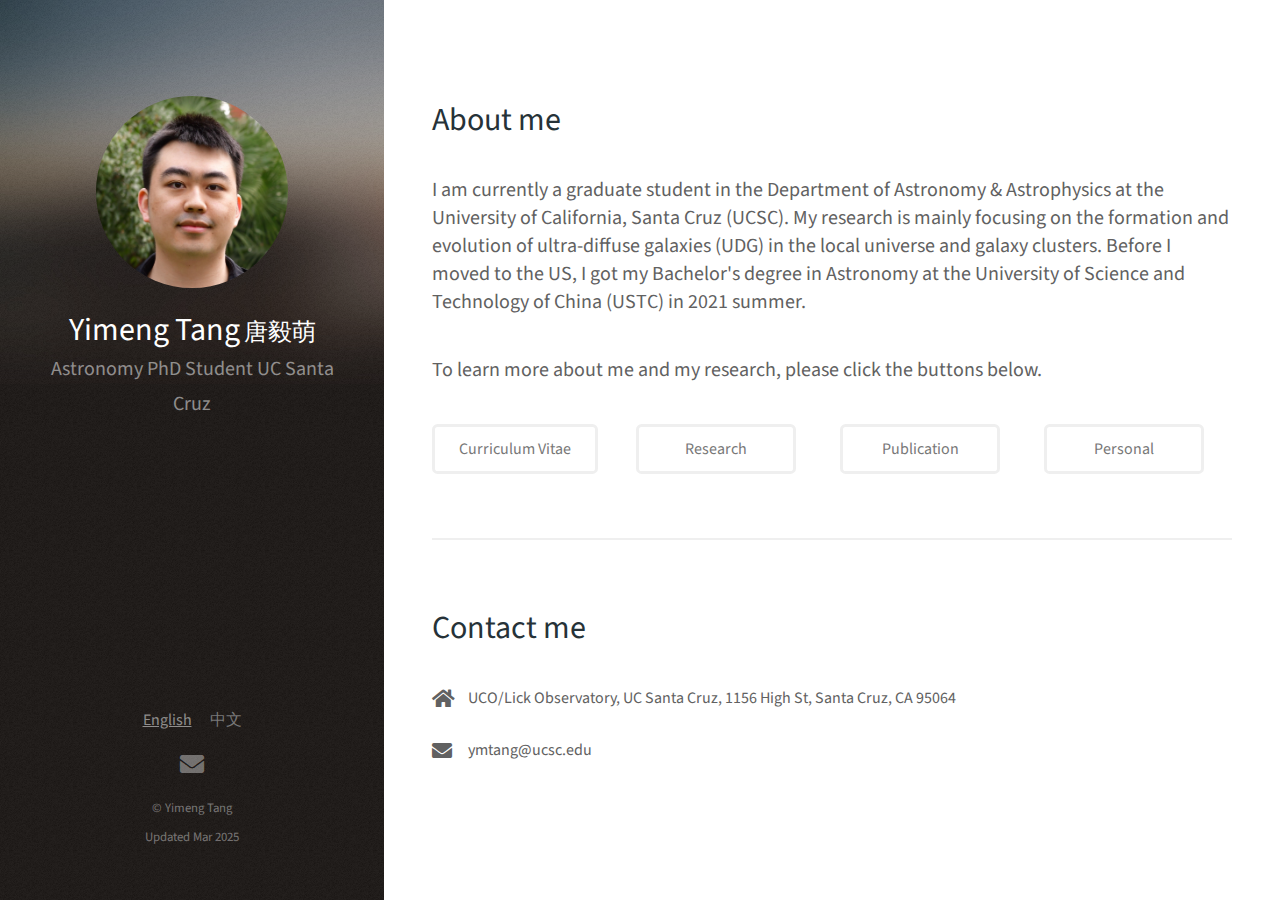
<file: index.html>
<!DOCTYPE HTML>
<!--
	Strata by HTML5 UP
	html5up.net | @ajlkn
	Free for personal and commercial use under the CCA 3.0 license (html5up.net/license)
-->
<html>
	<head>
		<title>Yimeng Tang</title>
		<meta charset="utf-8" />
		<meta name="viewport" content="width=device-width, initial-scale=1, user-scalable=no" />
		<link rel="stylesheet" href="assets/css/main.css" />
	</head>
	<body class="is-preload">

		<!-- Header -->
			<header id="header">
				<div class="inner">
					<a class="image avatar"><img src="images/avatar1.jpg" alt="" /></a>
					<h1><font size="6"><strong>Yimeng Tang</strong></font><br />
						<font size="5"><strong>唐毅萌</strong></font><br />
						Astronomy PhD Student<br />
						UC Santa Cruz</h1>
				</div>
			</header>

		<!-- Main -->
			<div id="main">

				<!-- One -->
					<section id="one">
						<header class="major">
							<h2><font color="#263238">About me</font></h2>
						</header>
						<p>
						I am currently a graduate student in the Department of Astronomy & Astrophysics at the University of California, Santa Cruz (UCSC). My research is mainly focusing on the formation and evolution of ultra-diffuse galaxies (UDG) in the local universe and galaxy clusters. Before I moved to the US, I got my Bachelor's degree in Astronomy at the University of Science and Technology of China (USTC) in 2021 summer.
						</p>
						<p>To learn more about me and my research, please click the buttons below.</p>

						<div class="row">
							<div class="col-12 col-12-small">
								<div class="row gtr-uniform gtr-50">
									<div class="col-3 col-12-xsmall">
										<ul class="actions">
											<li><a href="html5up-helios/CV.html" class="button">Curriculum Vitae</a></li>
										</ul>
									</div>
									<div class="col-3 col-12-xsmall">
										<ul class="actions">
											<li><a href="html5up-helios/Research.html" class="button">Research</a></li>
										</ul>
									</div>
									<div class="col-3 col-12-xsmall">
										<ul class="actions">
											<li><a href="html5up-helios/Publication.html" class="button">Publication</a></li>
										</ul>
									</div>
									<div class="col-3 col-12-xsmall">
										<ul class="actions">
											<li><a href="#" class="button">Personal</a></li>
										</ul>
									</div>
								</div>
							</div>
						</div>


					</section>

				<!-- Two -->
				<!--
					<section id="two">
						<h2>Recent Work</h2>
						<div class="row">
							<article class="col-6 col-12-xsmall work-item">
								<a href="images/fulls/01.jpg" class="image fit thumb"><img src="images/thumbs/01.jpg" alt="" /></a>
								<h3>Magna sed consequat tempus</h3>
								<p>Lorem ipsum dolor sit amet nisl sed nullam feugiat.</p>
							</article>
							<article class="col-6 col-12-xsmall work-item">
								<a href="images/fulls/02.jpg" class="image fit thumb"><img src="images/thumbs/02.jpg" alt="" /></a>
								<h3>Ultricies lacinia interdum</h3>
								<p>Lorem ipsum dolor sit amet nisl sed nullam feugiat.</p>
							</article>
							<article class="col-6 col-12-xsmall work-item">
								<a href="images/fulls/03.jpg" class="image fit thumb"><img src="images/thumbs/03.jpg" alt="" /></a>
								<h3>Tortor metus commodo</h3>
								<p>Lorem ipsum dolor sit amet nisl sed nullam feugiat.</p>
							</article>
							<article class="col-6 col-12-xsmall work-item">
								<a href="images/fulls/04.jpg" class="image fit thumb"><img src="images/thumbs/04.jpg" alt="" /></a>
								<h3>Quam neque phasellus</h3>
								<p>Lorem ipsum dolor sit amet nisl sed nullam feugiat.</p>
							</article>
							<article class="col-6 col-12-xsmall work-item">
								<a href="images/fulls/05.jpg" class="image fit thumb"><img src="images/thumbs/05.jpg" alt="" /></a>
								<h3>Nunc enim commodo aliquet</h3>
								<p>Lorem ipsum dolor sit amet nisl sed nullam feugiat.</p>
							</article>
							<article class="col-6 col-12-xsmall work-item">
								<a href="images/fulls/06.jpg" class="image fit thumb"><img src="images/thumbs/06.jpg" alt="" /></a>
								<h3>Risus ornare lacinia</h3>
								<p>Lorem ipsum dolor sit amet nisl sed nullam feugiat.</p>
							</article>
						</div>
						<ul class="actions">
							<li><a href="#" class="button">Full Portfolio</a></li>
						</ul>
					</section>
				-->

				<!-- Three -->
					<section id="three">
						<header class="major">
							<h2><font color="#263238">Contact me</font></h2>
						</header>
						<div class="row">
							<div class="col-9">
								<ul class="labeled-icons">
									<li>
										<h3 class="icon solid fa-home"><span class="label">Address</span></h3>
										UCO/Lick Observatory, UC Santa Cruz, 1156 High St, Santa Cruz, CA 95064
									</li>
									<li>
										<h3 class="icon solid fa-envelope"><span class="label">Email</span></h3>
										ymtang@ucsc.edu</a>
									</li>
									<!--
									<li>
										<h3 class="icon brands fa-weixin"><span class="label">WeChat</span></h3>
										tangyimeng_2000</a>
									</li>
									-->
									<!--
									<li>
										<h3 class="icon brands fa-qq"><span class="label">QQ</span></h3>
										1075573389</a>
									</li>
									-->
								</ul>
							</div>
						</div>
					</section>

			</div>

		<!-- Footer -->
			<footer id="footer">
				<div class="inner">
					<u>English</u> &nbsp;&nbsp;&nbsp;&nbsp; <!-- <a href="index-chinese.html"><font color="#787878">中文</a> -->
					<a href="#"><font color="#787878">中文</a>
					<ul class="icons">
						<!-- <li><a href="#three" class="icon brands fa-weixin"><span class="label">WeChat</span></a></li>
						-->
						<!-- <li><a href="#three" class="icon brands fa-qq"><span class="label">QQ</span></a></li>
						-->
						<!-- <li><a href="#three" class="icon brands fa-github"><span class="label">Github</span></a></li> -->
						<li><a href="#three" class="icon solid fa-envelope"><span class="label">Email</span></a></li>
					</ul>
					<ul class="copyright">
						<li>&copy; Yimeng Tang</li><li>Updated Mar 2025</a></li>
					</ul>
				</div>
			</footer>

		<!-- Scripts -->
			<script src="assets/js/jquery.min.js"></script>
			<script src="assets/js/jquery.poptrox.min.js"></script>
			<script src="assets/js/browser.min.js"></script>
			<script src="assets/js/breakpoints.min.js"></script>
			<script src="assets/js/util.js"></script>
			<script src="assets/js/main.js"></script>

	</body>
</html>
</file>
<file: assets/css/main.css>
@import url("fontawesome-all.min.css");
@import url("https://fonts.googleapis.com/css?family=Source+Sans+Pro:400,400italic");

/*
	Strata by HTML5 UP
	html5up.net | @ajlkn
	Free for personal and commercial use under the CCA 3.0 license (html5up.net/license)
*/

html, body, div, span, applet, object,
iframe, h1, h2, h3, h4, h5, h6, p, blockquote,
pre, a, abbr, acronym, address, big, cite,
code, del, dfn, em, img, ins, kbd, q, s, samp,
small, strike, strong, sub, sup, tt, var, b,
u, i, center, dl, dt, dd, ol, ul, li, fieldset,
form, label, legend, table, caption, tbody,
tfoot, thead, tr, th, td, article, aside,
canvas, details, embed, figure, figcaption,
footer, header, hgroup, menu, nav, output, ruby,
section, summary, time, mark, audio, video {
	margin: 0;
	padding: 0;
	border: 0;
	font-size: 100%;
	font: inherit;
	vertical-align: baseline;}

article, aside, details, figcaption, figure,
footer, header, hgroup, menu, nav, section {
	display: block;}

body {
	line-height: 1;
}

ol, ul {
	list-style: none;
}

blockquote, q {
	quotes: none;
}

	blockquote:before, blockquote:after, q:before, q:after {
		content: '';
		content: none;
	}

table {
	border-collapse: collapse;
	border-spacing: 0;
}

body {
	-webkit-text-size-adjust: none;
}

mark {
	background-color: transparent;
	color: inherit;
}

input::-moz-focus-inner {
	border: 0;
	padding: 0;
}

input, select, textarea {
	-moz-appearance: none;
	-webkit-appearance: none;
	-ms-appearance: none;
	appearance: none;
}

/* Basic */

	html {
		box-sizing: border-box;
	}

	*, *:before, *:after {
		box-sizing: inherit;
	}

	body {
		background: #fff;
	}

		body.is-preload *, body.is-preload *:before, body.is-preload *:after {
			-moz-animation: none !important;
			-webkit-animation: none !important;
			-ms-animation: none !important;
			animation: none !important;
			-moz-transition: none !important;
			-webkit-transition: none !important;
			-ms-transition: none !important;
			transition: none !important;
		}

	body, input, select, textarea {
		color: #616161;
		font-family: "Source Sans Pro", Helvetica, sans-serif;
		font-size: 16pt;
		font-weight: 400;
		line-height: 1.75em;
	}

	a {
		-moz-transition: color 0.2s ease-in-out, border-color 0.2s ease-in-out;
		-webkit-transition: color 0.2s ease-in-out, border-color 0.2s ease-in-out;
		-ms-transition: color 0.2s ease-in-out, border-color 0.2s ease-in-out;
		transition: color 0.2s ease-in-out, border-color 0.2s ease-in-out;
		color: #49bf9d;
		text-decoration: none;
	}

		a:hover {
			border-bottom-color: transparent;
			color: #49bf9d !important;
			text-decoration: underline;
		}

	strong, b {
		color: #787878;
		font-weight: 400;
	}

	em, i {
		font-style: italic;
	}

	p {
		font-size: 1.25em;
		margin: 0 0 2em 0;
	}

	h1, h2, h3, h4, h5, h6 {
		color: #787878;
		font-weight: 400;
		line-height: 1em;
		margin: 0 0 1em 0;
	}

		h1 a, h2 a, h3 a, h4 a, h5 a, h6 a {
			color: inherit;
			text-decoration: none;
		}

	h1 {
		font-size: 2em;
		line-height: 1.5em;
	}

	h2 {
		font-size: 1.5em;
		line-height: 1.5em;
	}

	h3 {
		font-size: 1.25em;
		line-height: 1.5em;
	}

	h4 {
		font-size: 1.1em;
		line-height: 1.5em;
	}

	h5 {
		font-size: 0.9em;
		line-height: 1.5em;
	}

	h6 {
		font-size: 0.7em;
		line-height: 1.5em;
	}

	sub {
		font-size: 0.8em;
		position: relative;
		top: 0.5em;
	}

	sup {
		font-size: 0.8em;
		position: relative;
		top: -0.5em;
	}

	hr {
		border: 0;
		border-bottom: solid 2px #efefef;
		margin: 2em 0;
	}

		hr.major {
			margin: 3em 0;
		}

	blockquote {
		border-left: solid 6px #efefef;
		font-style: italic;
		margin: 0 0 2em 0;
		padding: 0.5em 0 0.5em 1.5em;
	}

	code {
		background: #f7f7f7;
		border-radius: 0.35em;
		border: solid 2px #efefef;
		font-family: "Courier New", monospace;
		font-size: 0.9em;
		margin: 0 0.25em;
		padding: 0.25em 0.65em;
	}

	pre {
		-webkit-overflow-scrolling: touch;
		font-family: "Courier New", monospace;
		font-size: 0.9em;
		margin: 0 0 2em 0;
	}

		pre code {
			display: block;
			line-height: 1.75em;
			padding: 1em 1.5em;
			overflow-x: auto;
		}

	.align-left {
		text-align: left;
	}

	.align-center {
		text-align: center;
	}

	.align-right {
		text-align: right;
	}

/* Container */

	.container {
		margin: 0 auto;
		max-width: calc(100% - 4em);
		width: 100%;
	}

		.container.xsmall {
			width: 25%;
		}

		.container.small {
			width: 50%;
		}

		.container.medium {
			width: 75%;
		}

		.container.large {
			width: 125%;
		}

		.container.xlarge {
			width: 150%;
		}

		.container.max {
			width: 100%;
		}

		@media screen and (max-width: 980px) {

			.container {
				width: 100% !important;
				max-width: 100% !important;
			}

		}

		@media screen and (max-width: 480px) {

			.container {
				max-width: calc(100% - 3em);
			}

		}

/* Row */

	.row {
		display: flex;
		flex-wrap: wrap;
		box-sizing: border-box;
		align-items: stretch;
	}

		.row > * {
			box-sizing: border-box;
		}

		.row.gtr-uniform > * > :last-child {
			margin-bottom: 0;
		}

		.row.aln-left {
			justify-content: flex-start;
		}

		.row.aln-center {
			justify-content: center;
		}

		.row.aln-right {
			justify-content: flex-end;
		}

		.row.aln-top {
			align-items: flex-start;
		}

		.row.aln-middle {
			align-items: center;
		}

		.row.aln-bottom {
			align-items: flex-end;
		}

		.row > .imp {
			order: -1;
		}

		.row > .col-1 {
			width: 8.33333%;
		}

		.row > .off-1 {
			margin-left: 8.33333%;
		}

		.row > .col-2 {
			width: 16.66667%;
		}

		.row > .off-2 {
			margin-left: 16.66667%;
		}

		.row > .col-3 {
			width: 25%;
		}

		.row > .off-3 {
			margin-left: 25%;
		}

		.row > .col-4 {
			width: 33.33333%;
		}

		.row > .off-4 {
			margin-left: 33.33333%;
		}

		.row > .col-5 {
			width: 41.66667%;
		}

		.row > .off-5 {
			margin-left: 41.66667%;
		}

		.row > .col-6 {
			width: 50%;
		}

		.row > .off-6 {
			margin-left: 50%;
		}

		.row > .col-7 {
			width: 58.33333%;
		}

		.row > .off-7 {
			margin-left: 58.33333%;
		}

		.row > .col-8 {
			width: 66.66667%;
		}

		.row > .off-8 {
			margin-left: 66.66667%;
		}

		.row > .col-9 {
			width: 75%;
		}

		.row > .off-9 {
			margin-left: 75%;
		}

		.row > .col-10 {
			width: 83.33333%;
		}

		.row > .off-10 {
			margin-left: 83.33333%;
		}

		.row > .col-11 {
			width: 91.66667%;
		}

		.row > .off-11 {
			margin-left: 91.66667%;
		}

		.row > .col-12 {
			width: 100%;
		}

		.row > .off-12 {
			margin-left: 100%;
		}

		.row.gtr-0 {
			margin-top: 0;
			margin-left: 0em;
		}

			.row.gtr-0 > * {
				padding: 0 0 0 0em;
			}

			.row.gtr-0.gtr-uniform {
				margin-top: 0em;
			}

				.row.gtr-0.gtr-uniform > * {
					padding-top: 0em;
				}

		.row.gtr-25 {
			margin-top: 0;
			margin-left: -0.625em;
		}

			.row.gtr-25 > * {
				padding: 0 0 0 0.625em;
			}

			.row.gtr-25.gtr-uniform {
				margin-top: -0.625em;
			}

				.row.gtr-25.gtr-uniform > * {
					padding-top: 0.625em;
				}

		.row.gtr-50 {
			margin-top: 0;
			margin-left: -1.25em;
		}

			.row.gtr-50 > * {
				padding: 0 0 0 1.25em;
			}

			.row.gtr-50.gtr-uniform {
				margin-top: -1.25em;
			}

				.row.gtr-50.gtr-uniform > * {
					padding-top: 1.25em;
				}

		.row {
			margin-top: 0;
			margin-left: -2.5em;
		}

			.row > * {
				padding: 0 0 0 2.5em;
			}

			.row.gtr-uniform {
				margin-top: -2.5em;
			}

				.row.gtr-uniform > * {
					padding-top: 2.5em;
				}

		.row.gtr-150 {
			margin-top: 0;
			margin-left: -3.75em;
		}

			.row.gtr-150 > * {
				padding: 0 0 0 3.75em;
			}

			.row.gtr-150.gtr-uniform {
				margin-top: -3.75em;
			}

				.row.gtr-150.gtr-uniform > * {
					padding-top: 3.75em;
				}

		.row.gtr-200 {
			margin-top: 0;
			margin-left: -5em;
		}

			.row.gtr-200 > * {
				padding: 0 0 0 5em;
			}

			.row.gtr-200.gtr-uniform {
				margin-top: -5em;
			}

				.row.gtr-200.gtr-uniform > * {
					padding-top: 5em;
				}

		@media screen and (max-width: 1800px) {

			.row {
				display: flex;
				flex-wrap: wrap;
				box-sizing: border-box;
				align-items: stretch;
			}

				.row > * {
					box-sizing: border-box;
				}

				.row.gtr-uniform > * > :last-child {
					margin-bottom: 0;
				}

				.row.aln-left {
					justify-content: flex-start;
				}

				.row.aln-center {
					justify-content: center;
				}

				.row.aln-right {
					justify-content: flex-end;
				}

				.row.aln-top {
					align-items: flex-start;
				}

				.row.aln-middle {
					align-items: center;
				}

				.row.aln-bottom {
					align-items: flex-end;
				}

				.row > .imp-xlarge {
					order: -1;
				}

				.row > .col-1-xlarge {
					width: 8.33333%;
				}

				.row > .off-1-xlarge {
					margin-left: 8.33333%;
				}

				.row > .col-2-xlarge {
					width: 16.66667%;
				}

				.row > .off-2-xlarge {
					margin-left: 16.66667%;
				}

				.row > .col-3-xlarge {
					width: 25%;
				}

				.row > .off-3-xlarge {
					margin-left: 25%;
				}

				.row > .col-4-xlarge {
					width: 33.33333%;
				}

				.row > .off-4-xlarge {
					margin-left: 33.33333%;
				}

				.row > .col-5-xlarge {
					width: 41.66667%;
				}

				.row > .off-5-xlarge {
					margin-left: 41.66667%;
				}

				.row > .col-6-xlarge {
					width: 50%;
				}

				.row > .off-6-xlarge {
					margin-left: 50%;
				}

				.row > .col-7-xlarge {
					width: 58.33333%;
				}

				.row > .off-7-xlarge {
					margin-left: 58.33333%;
				}

				.row > .col-8-xlarge {
					width: 66.66667%;
				}

				.row > .off-8-xlarge {
					margin-left: 66.66667%;
				}

				.row > .col-9-xlarge {
					width: 75%;
				}

				.row > .off-9-xlarge {
					margin-left: 75%;
				}

				.row > .col-10-xlarge {
					width: 83.33333%;
				}

				.row > .off-10-xlarge {
					margin-left: 83.33333%;
				}

				.row > .col-11-xlarge {
					width: 91.66667%;
				}

				.row > .off-11-xlarge {
					margin-left: 91.66667%;
				}

				.row > .col-12-xlarge {
					width: 100%;
				}

				.row > .off-12-xlarge {
					margin-left: 100%;
				}

				.row.gtr-0 {
					margin-top: 0;
					margin-left: 0em;
				}

					.row.gtr-0 > * {
						padding: 0 0 0 0em;
					}

					.row.gtr-0.gtr-uniform {
						margin-top: 0em;
					}

						.row.gtr-0.gtr-uniform > * {
							padding-top: 0em;
						}

				.row.gtr-25 {
					margin-top: 0;
					margin-left: -0.625em;
				}

					.row.gtr-25 > * {
						padding: 0 0 0 0.625em;
					}

					.row.gtr-25.gtr-uniform {
						margin-top: -0.625em;
					}

						.row.gtr-25.gtr-uniform > * {
							padding-top: 0.625em;
						}

				.row.gtr-50 {
					margin-top: 0;
					margin-left: -1.25em;
				}

					.row.gtr-50 > * {
						padding: 0 0 0 1.25em;
					}

					.row.gtr-50.gtr-uniform {
						margin-top: -1.25em;
					}

						.row.gtr-50.gtr-uniform > * {
							padding-top: 1.25em;
						}

				.row {
					margin-top: 0;
					margin-left: -2.5em;
				}

					.row > * {
						padding: 0 0 0 2.5em;
					}

					.row.gtr-uniform {
						margin-top: -2.5em;
					}

						.row.gtr-uniform > * {
							padding-top: 2.5em;
						}

				.row.gtr-150 {
					margin-top: 0;
					margin-left: -3.75em;
				}

					.row.gtr-150 > * {
						padding: 0 0 0 3.75em;
					}

					.row.gtr-150.gtr-uniform {
						margin-top: -3.75em;
					}

						.row.gtr-150.gtr-uniform > * {
							padding-top: 3.75em;
						}

				.row.gtr-200 {
					margin-top: 0;
					margin-left: -5em;
				}

					.row.gtr-200 > * {
						padding: 0 0 0 5em;
					}

					.row.gtr-200.gtr-uniform {
						margin-top: -5em;
					}

						.row.gtr-200.gtr-uniform > * {
							padding-top: 5em;
						}

		}

		@media screen and (max-width: 1280px) {

			.row {
				display: flex;
				flex-wrap: wrap;
				box-sizing: border-box;
				align-items: stretch;
			}

				.row > * {
					box-sizing: border-box;
				}

				.row.gtr-uniform > * > :last-child {
					margin-bottom: 0;
				}

				.row.aln-left {
					justify-content: flex-start;
				}

				.row.aln-center {
					justify-content: center;
				}

				.row.aln-right {
					justify-content: flex-end;
				}

				.row.aln-top {
					align-items: flex-start;
				}

				.row.aln-middle {
					align-items: center;
				}

				.row.aln-bottom {
					align-items: flex-end;
				}

				.row > .imp-large {
					order: -1;
				}

				.row > .col-1-large {
					width: 8.33333%;
				}

				.row > .off-1-large {
					margin-left: 8.33333%;
				}

				.row > .col-2-large {
					width: 16.66667%;
				}

				.row > .off-2-large {
					margin-left: 16.66667%;
				}

				.row > .col-3-large {
					width: 25%;
				}

				.row > .off-3-large {
					margin-left: 25%;
				}

				.row > .col-4-large {
					width: 33.33333%;
				}

				.row > .off-4-large {
					margin-left: 33.33333%;
				}

				.row > .col-5-large {
					width: 41.66667%;
				}

				.row > .off-5-large {
					margin-left: 41.66667%;
				}

				.row > .col-6-large {
					width: 50%;
				}

				.row > .off-6-large {
					margin-left: 50%;
				}

				.row > .col-7-large {
					width: 58.33333%;
				}

				.row > .off-7-large {
					margin-left: 58.33333%;
				}

				.row > .col-8-large {
					width: 66.66667%;
				}

				.row > .off-8-large {
					margin-left: 66.66667%;
				}

				.row > .col-9-large {
					width: 75%;
				}

				.row > .off-9-large {
					margin-left: 75%;
				}

				.row > .col-10-large {
					width: 83.33333%;
				}

				.row > .off-10-large {
					margin-left: 83.33333%;
				}

				.row > .col-11-large {
					width: 91.66667%;
				}

				.row > .off-11-large {
					margin-left: 91.66667%;
				}

				.row > .col-12-large {
					width: 100%;
				}

				.row > .off-12-large {
					margin-left: 100%;
				}

				.row.gtr-0 {
					margin-top: 0;
					margin-left: 0em;
				}

					.row.gtr-0 > * {
						padding: 0 0 0 0em;
					}

					.row.gtr-0.gtr-uniform {
						margin-top: 0em;
					}

						.row.gtr-0.gtr-uniform > * {
							padding-top: 0em;
						}

				.row.gtr-25 {
					margin-top: 0;
					margin-left: -0.5em;
				}

					.row.gtr-25 > * {
						padding: 0 0 0 0.5em;
					}

					.row.gtr-25.gtr-uniform {
						margin-top: -0.5em;
					}

						.row.gtr-25.gtr-uniform > * {
							padding-top: 0.5em;
						}

				.row.gtr-50 {
					margin-top: 0;
					margin-left: -1em;
				}

					.row.gtr-50 > * {
						padding: 0 0 0 1em;
					}

					.row.gtr-50.gtr-uniform {
						margin-top: -1em;
					}

						.row.gtr-50.gtr-uniform > * {
							padding-top: 1em;
						}

				.row {
					margin-top: 0;
					margin-left: -2em;
				}

					.row > * {
						padding: 0 0 0 2em;
					}

					.row.gtr-uniform {
						margin-top: -2em;
					}

						.row.gtr-uniform > * {
							padding-top: 2em;
						}

				.row.gtr-150 {
					margin-top: 0;
					margin-left: -3em;
				}

					.row.gtr-150 > * {
						padding: 0 0 0 3em;
					}

					.row.gtr-150.gtr-uniform {
						margin-top: -3em;
					}

						.row.gtr-150.gtr-uniform > * {
							padding-top: 3em;
						}

				.row.gtr-200 {
					margin-top: 0;
					margin-left: -4em;
				}

					.row.gtr-200 > * {
						padding: 0 0 0 4em;
					}

					.row.gtr-200.gtr-uniform {
						margin-top: -4em;
					}

						.row.gtr-200.gtr-uniform > * {
							padding-top: 4em;
						}

		}

		@media screen and (max-width: 980px) {

			.row {
				display: flex;
				flex-wrap: wrap;
				box-sizing: border-box;
				align-items: stretch;
			}

				.row > * {
					box-sizing: border-box;
				}

				.row.gtr-uniform > * > :last-child {
					margin-bottom: 0;
				}

				.row.aln-left {
					justify-content: flex-start;
				}

				.row.aln-center {
					justify-content: center;
				}

				.row.aln-right {
					justify-content: flex-end;
				}

				.row.aln-top {
					align-items: flex-start;
				}

				.row.aln-middle {
					align-items: center;
				}

				.row.aln-bottom {
					align-items: flex-end;
				}

				.row > .imp-medium {
					order: -1;
				}

				.row > .col-1-medium {
					width: 8.33333%;
				}

				.row > .off-1-medium {
					margin-left: 8.33333%;
				}

				.row > .col-2-medium {
					width: 16.66667%;
				}

				.row > .off-2-medium {
					margin-left: 16.66667%;
				}

				.row > .col-3-medium {
					width: 25%;
				}

				.row > .off-3-medium {
					margin-left: 25%;
				}

				.row > .col-4-medium {
					width: 33.33333%;
				}

				.row > .off-4-medium {
					margin-left: 33.33333%;
				}

				.row > .col-5-medium {
					width: 41.66667%;
				}

				.row > .off-5-medium {
					margin-left: 41.66667%;
				}

				.row > .col-6-medium {
					width: 50%;
				}

				.row > .off-6-medium {
					margin-left: 50%;
				}

				.row > .col-7-medium {
					width: 58.33333%;
				}

				.row > .off-7-medium {
					margin-left: 58.33333%;
				}

				.row > .col-8-medium {
					width: 66.66667%;
				}

				.row > .off-8-medium {
					margin-left: 66.66667%;
				}

				.row > .col-9-medium {
					width: 75%;
				}

				.row > .off-9-medium {
					margin-left: 75%;
				}

				.row > .col-10-medium {
					width: 83.33333%;
				}

				.row > .off-10-medium {
					margin-left: 83.33333%;
				}

				.row > .col-11-medium {
					width: 91.66667%;
				}

				.row > .off-11-medium {
					margin-left: 91.66667%;
				}

				.row > .col-12-medium {
					width: 100%;
				}

				.row > .off-12-medium {
					margin-left: 100%;
				}

				.row.gtr-0 {
					margin-top: 0;
					margin-left: 0em;
				}

					.row.gtr-0 > * {
						padding: 0 0 0 0em;
					}

					.row.gtr-0.gtr-uniform {
						margin-top: 0em;
					}

						.row.gtr-0.gtr-uniform > * {
							padding-top: 0em;
						}

				.row.gtr-25 {
					margin-top: 0;
					margin-left: -0.5em;
				}

					.row.gtr-25 > * {
						padding: 0 0 0 0.5em;
					}

					.row.gtr-25.gtr-uniform {
						margin-top: -0.5em;
					}

						.row.gtr-25.gtr-uniform > * {
							padding-top: 0.5em;
						}

				.row.gtr-50 {
					margin-top: 0;
					margin-left: -1em;
				}

					.row.gtr-50 > * {
						padding: 0 0 0 1em;
					}

					.row.gtr-50.gtr-uniform {
						margin-top: -1em;
					}

						.row.gtr-50.gtr-uniform > * {
							padding-top: 1em;
						}

				.row {
					margin-top: 0;
					margin-left: -2em;
				}

					.row > * {
						padding: 0 0 0 2em;
					}

					.row.gtr-uniform {
						margin-top: -2em;
					}

						.row.gtr-uniform > * {
							padding-top: 2em;
						}

				.row.gtr-150 {
					margin-top: 0;
					margin-left: -3em;
				}

					.row.gtr-150 > * {
						padding: 0 0 0 3em;
					}

					.row.gtr-150.gtr-uniform {
						margin-top: -3em;
					}

						.row.gtr-150.gtr-uniform > * {
							padding-top: 3em;
						}

				.row.gtr-200 {
					margin-top: 0;
					margin-left: -4em;
				}

					.row.gtr-200 > * {
						padding: 0 0 0 4em;
					}

					.row.gtr-200.gtr-uniform {
						margin-top: -4em;
					}

						.row.gtr-200.gtr-uniform > * {
							padding-top: 4em;
						}

		}

		@media screen and (max-width: 736px) {

			.row {
				display: flex;
				flex-wrap: wrap;
				box-sizing: border-box;
				align-items: stretch;
			}

				.row > * {
					box-sizing: border-box;
				}

				.row.gtr-uniform > * > :last-child {
					margin-bottom: 0;
				}

				.row.aln-left {
					justify-content: flex-start;
				}

				.row.aln-center {
					justify-content: center;
				}

				.row.aln-right {
					justify-content: flex-end;
				}

				.row.aln-top {
					align-items: flex-start;
				}

				.row.aln-middle {
					align-items: center;
				}

				.row.aln-bottom {
					align-items: flex-end;
				}

				.row > .imp-small {
					order: -1;
				}

				.row > .col-1-small {
					width: 8.33333%;
				}

				.row > .off-1-small {
					margin-left: 8.33333%;
				}

				.row > .col-2-small {
					width: 16.66667%;
				}

				.row > .off-2-small {
					margin-left: 16.66667%;
				}

				.row > .col-3-small {
					width: 25%;
				}

				.row > .off-3-small {
					margin-left: 25%;
				}

				.row > .col-4-small {
					width: 33.33333%;
				}

				.row > .off-4-small {
					margin-left: 33.33333%;
				}

				.row > .col-5-small {
					width: 41.66667%;
				}

				.row > .off-5-small {
					margin-left: 41.66667%;
				}

				.row > .col-6-small {
					width: 50%;
				}

				.row > .off-6-small {
					margin-left: 50%;
				}

				.row > .col-7-small {
					width: 58.33333%;
				}

				.row > .off-7-small {
					margin-left: 58.33333%;
				}

				.row > .col-8-small {
					width: 66.66667%;
				}

				.row > .off-8-small {
					margin-left: 66.66667%;
				}

				.row > .col-9-small {
					width: 75%;
				}

				.row > .off-9-small {
					margin-left: 75%;
				}

				.row > .col-10-small {
					width: 83.33333%;
				}

				.row > .off-10-small {
					margin-left: 83.33333%;
				}

				.row > .col-11-small {
					width: 91.66667%;
				}

				.row > .off-11-small {
					margin-left: 91.66667%;
				}

				.row > .col-12-small {
					width: 100%;
				}

				.row > .off-12-small {
					margin-left: 100%;
				}

				.row.gtr-0 {
					margin-top: 0;
					margin-left: 0em;
				}

					.row.gtr-0 > * {
						padding: 0 0 0 0em;
					}

					.row.gtr-0.gtr-uniform {
						margin-top: 0em;
					}

						.row.gtr-0.gtr-uniform > * {
							padding-top: 0em;
						}

				.row.gtr-25 {
					margin-top: 0;
					margin-left: -0.375em;
				}

					.row.gtr-25 > * {
						padding: 0 0 0 0.375em;
					}

					.row.gtr-25.gtr-uniform {
						margin-top: -0.375em;
					}

						.row.gtr-25.gtr-uniform > * {
							padding-top: 0.375em;
						}

				.row.gtr-50 {
					margin-top: 0;
					margin-left: -0.75em;
				}

					.row.gtr-50 > * {
						padding: 0 0 0 0.75em;
					}

					.row.gtr-50.gtr-uniform {
						margin-top: -0.75em;
					}

						.row.gtr-50.gtr-uniform > * {
							padding-top: 0.75em;
						}

				.row {
					margin-top: 0;
					margin-left: -1.5em;
				}

					.row > * {
						padding: 0 0 0 1.5em;
					}

					.row.gtr-uniform {
						margin-top: -1.5em;
					}

						.row.gtr-uniform > * {
							padding-top: 1.5em;
						}

				.row.gtr-150 {
					margin-top: 0;
					margin-left: -2.25em;
				}

					.row.gtr-150 > * {
						padding: 0 0 0 2.25em;
					}

					.row.gtr-150.gtr-uniform {
						margin-top: -2.25em;
					}

						.row.gtr-150.gtr-uniform > * {
							padding-top: 2.25em;
						}

				.row.gtr-200 {
					margin-top: 0;
					margin-left: -3em;
				}

					.row.gtr-200 > * {
						padding: 0 0 0 3em;
					}

					.row.gtr-200.gtr-uniform {
						margin-top: -3em;
					}

						.row.gtr-200.gtr-uniform > * {
							padding-top: 3em;
						}

		}

		@media screen and (max-width: 480px) {

			.row {
				display: flex;
				flex-wrap: wrap;
				box-sizing: border-box;
				align-items: stretch;
			}

				.row > * {
					box-sizing: border-box;
				}

				.row.gtr-uniform > * > :last-child {
					margin-bottom: 0;
				}

				.row.aln-left {
					justify-content: flex-start;
				}

				.row.aln-center {
					justify-content: center;
				}

				.row.aln-right {
					justify-content: flex-end;
				}

				.row.aln-top {
					align-items: flex-start;
				}

				.row.aln-middle {
					align-items: center;
				}

				.row.aln-bottom {
					align-items: flex-end;
				}

				.row > .imp-xsmall {
					order: -1;
				}

				.row > .col-1-xsmall {
					width: 8.33333%;
				}

				.row > .off-1-xsmall {
					margin-left: 8.33333%;
				}

				.row > .col-2-xsmall {
					width: 16.66667%;
				}

				.row > .off-2-xsmall {
					margin-left: 16.66667%;
				}

				.row > .col-3-xsmall {
					width: 25%;
				}

				.row > .off-3-xsmall {
					margin-left: 25%;
				}

				.row > .col-4-xsmall {
					width: 33.33333%;
				}

				.row > .off-4-xsmall {
					margin-left: 33.33333%;
				}

				.row > .col-5-xsmall {
					width: 41.66667%;
				}

				.row > .off-5-xsmall {
					margin-left: 41.66667%;
				}

				.row > .col-6-xsmall {
					width: 50%;
				}

				.row > .off-6-xsmall {
					margin-left: 50%;
				}

				.row > .col-7-xsmall {
					width: 58.33333%;
				}

				.row > .off-7-xsmall {
					margin-left: 58.33333%;
				}

				.row > .col-8-xsmall {
					width: 66.66667%;
				}

				.row > .off-8-xsmall {
					margin-left: 66.66667%;
				}

				.row > .col-9-xsmall {
					width: 75%;
				}

				.row > .off-9-xsmall {
					margin-left: 75%;
				}

				.row > .col-10-xsmall {
					width: 83.33333%;
				}

				.row > .off-10-xsmall {
					margin-left: 83.33333%;
				}

				.row > .col-11-xsmall {
					width: 91.66667%;
				}

				.row > .off-11-xsmall {
					margin-left: 91.66667%;
				}

				.row > .col-12-xsmall {
					width: 100%;
				}

				.row > .off-12-xsmall {
					margin-left: 100%;
				}

				.row.gtr-0 {
					margin-top: 0;
					margin-left: 0em;
				}

					.row.gtr-0 > * {
						padding: 0 0 0 0em;
					}

					.row.gtr-0.gtr-uniform {
						margin-top: 0em;
					}

						.row.gtr-0.gtr-uniform > * {
							padding-top: 0em;
						}

				.row.gtr-25 {
					margin-top: 0;
					margin-left: -0.375em;
				}

					.row.gtr-25 > * {
						padding: 0 0 0 0.375em;
					}

					.row.gtr-25.gtr-uniform {
						margin-top: -0.375em;
					}

						.row.gtr-25.gtr-uniform > * {
							padding-top: 0.375em;
						}

				.row.gtr-50 {
					margin-top: 0;
					margin-left: -0.75em;
				}

					.row.gtr-50 > * {
						padding: 0 0 0 0.75em;
					}

					.row.gtr-50.gtr-uniform {
						margin-top: -0.75em;
					}

						.row.gtr-50.gtr-uniform > * {
							padding-top: 0.75em;
						}

				.row {
					margin-top: 0;
					margin-left: -1.5em;
				}

					.row > * {
						padding: 0 0 0 1.5em;
					}

					.row.gtr-uniform {
						margin-top: -1.5em;
					}

						.row.gtr-uniform > * {
							padding-top: 1.5em;
						}

				.row.gtr-150 {
					margin-top: 0;
					margin-left: -2.25em;
				}

					.row.gtr-150 > * {
						padding: 0 0 0 2.25em;
					}

					.row.gtr-150.gtr-uniform {
						margin-top: -2.25em;
					}

						.row.gtr-150.gtr-uniform > * {
							padding-top: 2.25em;
						}

				.row.gtr-200 {
					margin-top: 0;
					margin-left: -3em;
				}

					.row.gtr-200 > * {
						padding: 0 0 0 3em;
					}

					.row.gtr-200.gtr-uniform {
						margin-top: -3em;
					}

						.row.gtr-200.gtr-uniform > * {
							padding-top: 3em;
						}

		}

/* Section/Article */

	section.special, article.special {
		text-align: center;
	}

	header p {
		color: #b2b2b2;
		position: relative;
		margin: 0 0 1.5em 0;
	}

	header h2 + p {
		font-size: 1.25em;
		margin-top: -1em;
		line-height: 1.5em;
	}

	header h3 + p {
		font-size: 1.1em;
		margin-top: -0.8em;
		line-height: 1.5em;
	}

	header h4 + p,
	header h5 + p,
	header h6 + p {
		font-size: 0.9em;
		margin-top: -0.6em;
		line-height: 1.5em;
	}

	header.major h2 {
		font-size: 2em;
	}

/* Form */

	form {
		margin: 0 0 2em 0;
	}

	label {
		color: #787878;
		display: block;
		font-size: 0.9em;
		font-weight: 400;
		margin: 0 0 1em 0;
	}

	input[type="text"],
	input[type="password"],
	input[type="email"],
	select,
	textarea {
		-moz-appearance: none;
		-webkit-appearance: none;
		-ms-appearance: none;
		appearance: none;
		background: #f7f7f7;
		border-radius: 0.35em;
		border: solid 2px transparent;
		color: inherit;
		display: block;
		outline: 0;
		padding: 0 0.75em;
		text-decoration: none;
		width: 100%;
	}

		input[type="text"]:invalid,
		input[type="password"]:invalid,
		input[type="email"]:invalid,
		select:invalid,
		textarea:invalid {
			box-shadow: none;
		}

		input[type="text"]:focus,
		input[type="password"]:focus,
		input[type="email"]:focus,
		select:focus,
		textarea:focus {
			border-color: #49bf9d;
		}

	select {
		background-image: url("data:image/svg+xml;charset=utf8,%3Csvg xmlns='http://www.w3.org/2000/svg' width='40' height='40' preserveAspectRatio='none' viewBox='0 0 40 40'%3E%3Cpath d='M9.4,12.3l10.4,10.4l10.4-10.4c0.2-0.2,0.5-0.4,0.9-0.4c0.3,0,0.6,0.1,0.9,0.4l3.3,3.3c0.2,0.2,0.4,0.5,0.4,0.9 c0,0.4-0.1,0.6-0.4,0.9L20.7,31.9c-0.2,0.2-0.5,0.4-0.9,0.4c-0.3,0-0.6-0.1-0.9-0.4L4.3,17.3c-0.2-0.2-0.4-0.5-0.4-0.9 c0-0.4,0.1-0.6,0.4-0.9l3.3-3.3c0.2-0.2,0.5-0.4,0.9-0.4S9.1,12.1,9.4,12.3z' fill='%23dfdfdf' /%3E%3C/svg%3E");
		background-size: 1.25rem;
		background-repeat: no-repeat;
		background-position: calc(100% - 1rem) center;
		height: 2.75em;
		padding-right: 2.75em;
		text-overflow: ellipsis;
	}

		select option {
			color: #787878;
			background: #fff;
		}

		select:focus::-ms-value {
			background-color: transparent;
		}

		select::-ms-expand {
			display: none;
		}

	input[type="text"],
	input[type="password"],
	input[type="email"],
	select {
		height: 2.75em;
	}

	textarea {
		padding: 0.75em;
	}

	input[type="checkbox"],
	input[type="radio"] {
		-moz-appearance: none;
		-webkit-appearance: none;
		-ms-appearance: none;
		appearance: none;
		display: block;
		float: left;
		margin-right: -2em;
		opacity: 0;
		width: 1em;
		z-index: -1;
	}

		input[type="checkbox"] + label,
		input[type="radio"] + label {
			text-decoration: none;
			color: #616161;
			cursor: pointer;
			display: inline-block;
			font-size: 1em;
			font-weight: 400;
			padding-left: 2.4em;
			padding-right: 0.75em;
			position: relative;
		}

			input[type="checkbox"] + label:before,
			input[type="radio"] + label:before {
				-moz-osx-font-smoothing: grayscale;
				-webkit-font-smoothing: antialiased;
				display: inline-block;
				font-style: normal;
				font-variant: normal;
				text-rendering: auto;
				line-height: 1;
				text-transform: none !important;
				font-family: 'Font Awesome 5 Free';
				font-weight: 900;
			}

			input[type="checkbox"] + label:before,
			input[type="radio"] + label:before {
				background: #f7f7f7;
				border-radius: 0.35em;
				border: solid 2px transparent;
				content: '';
				display: inline-block;
				font-size: 0.8em;
				height: 2.0625em;
				left: 0;
				line-height: 1.85625em;
				position: absolute;
				text-align: center;
				top: 0;
				width: 2.0625em;
			}

		input[type="checkbox"]:checked + label:before,
		input[type="radio"]:checked + label:before {
			background: #787878;
			border-color: #787878;
			color: #fff;
			content: '\f00c';
		}

		input[type="checkbox"]:focus + label:before,
		input[type="radio"]:focus + label:before {
			border-color: #49bf9d;
		}

	input[type="checkbox"] + label:before {
		border-radius: 0.35em;
	}

	input[type="radio"] + label:before {
		border-radius: 100%;
	}

	::-webkit-input-placeholder {
		color: #b2b2b2 !important;
		opacity: 1.0;
	}

	:-moz-placeholder {
		color: #b2b2b2 !important;
		opacity: 1.0;
	}

	::-moz-placeholder {
		color: #b2b2b2 !important;
		opacity: 1.0;
	}

	:-ms-input-placeholder {
		color: #b2b2b2 !important;
		opacity: 1.0;
	}

/* Box */

	.box {
		border-radius: 0.35em;
		border: solid 2px #efefef;
		margin-bottom: 2em;
		padding: 1.5em;
	}

		.box > :last-child,
		.box > :last-child > :last-child,
		.box > :last-child > :last-child > :last-child {
			margin-bottom: 0;
		}

		.box.alt {
			border: 0;
			border-radius: 0;
			padding: 0;
		}

/* Icon */

	.icon {
		text-decoration: none;
		border-bottom: none;
		position: relative;
	}

		.icon:before {
			-moz-osx-font-smoothing: grayscale;
			-webkit-font-smoothing: antialiased;
			display: inline-block;
			font-style: normal;
			font-variant: normal;
			text-rendering: auto;
			line-height: 1;
			text-transform: none !important;
			font-family: 'Font Awesome 5 Free';
			font-weight: 400;
		}

		.icon > .label {
			display: none;
		}

		.icon:before {
			line-height: inherit;
		}

		.icon.solid:before {
			font-weight: 900;
		}

		.icon.brands:before {
			font-family: 'Font Awesome 5 Brands';
		}

/* Image */

	.image {
		border-radius: 0.35em;
		border: 0;
		display: inline-block;
		position: relative;
	}

		.image:before {
			-moz-transition: opacity 0.2s ease-in-out;
			-webkit-transition: opacity 0.2s ease-in-out;
			-ms-transition: opacity 0.2s ease-in-out;
			transition: opacity 0.2s ease-in-out;
			background: url("images/overlay.png");
			border-radius: 0.35em;
			content: '';
			display: block;
			height: 100%;
			left: 0;
			opacity: 0.5;
			position: absolute;
			top: 0;
			width: 100%;
		}

		.image.thumb {
			text-align: center;
		}

			.image.thumb:after {
				-moz-transition: opacity 0.2s ease-in-out;
				-webkit-transition: opacity 0.2s ease-in-out;
				-ms-transition: opacity 0.2s ease-in-out;
				transition: opacity 0.2s ease-in-out;
				border-radius: 0.35em;
				border: solid 3px rgba(255, 255, 255, 0.5);
				color: #fff;
				content: 'View';
				display: inline-block;
				font-size: 0.8em;
				font-weight: 400;
				left: 50%;
				line-height: 2.25em;
				margin: -1.25em 0 0 -3em;
				opacity: 0;
				padding: 0 1.5em;
				position: absolute;
				text-align: center;
				text-decoration: none;
				top: 50%;
				white-space: nowrap;
			}

			.image.thumb:hover:after {
				opacity: 1.0;
			}

			.image.thumb:hover:before {
				background: url("images/overlay.png"), url("images/overlay.png");
				opacity: 1.0;
			}

		.image img {
			border-radius: 0.35em;
			display: block;
		}

		.image.left {
			float: left;
			margin: 0 1.5em 1em 0;
			top: 0.25em;
		}

		.image.right {
			float: right;
			margin: 0 0 1em 1.5em;
			top: 0.25em;
		}

		.image.left, .image.right {
			max-width: 40%;
		}

			.image.left img, .image.right img {
				width: 100%;
			}

		.image.fit {
			display: block;
			margin: 0 0 2em 0;
			width: 100%;
		}

			.image.fit img {
				width: 100%;
			}

		.image.avatar {
			border-radius: 100%;
		}

			.image.avatar:before {
				display: none;
			}

			.image.avatar img {
				border-radius: 100%;
				width: 100%;
			}

/* List */

	ol {
		list-style: decimal;
		margin: 0 0 2em 0;
		padding-left: 1.25em;
	}

		ol li {
			padding-left: 0.25em;
		}

	ul {
		list-style: disc;
		margin: 0 0 2em 0;
		padding-left: 1em;
	}

		ul li {
			padding-left: 0.5em;
		}

		ul.alt {
			list-style: none;
			padding-left: 0;
		}

			ul.alt li {
				border-top: solid 2px #efefef;
				padding: 0.5em 0;
			}

				ul.alt li:first-child {
					border-top: 0;
					padding-top: 0;
				}

	dl {
		margin: 0 0 2em 0;
	}

/* Icons */

	ul.icons {
		cursor: default;
		list-style: none;
		padding-left: 0;
	}

		ul.icons li {
			display: inline-block;
			padding: 0 1em 0 0;
		}

			ul.icons li:last-child {
				padding-right: 0;
			}

			ul.icons li .icon:before {
				font-size: 1.5em;
			}

/* Labeled Icons */

	ul.labeled-icons {
		list-style: none;
		padding: 0;
	}

		ul.labeled-icons li {
			line-height: 1.75em;
			margin: 1.5em 0 0 0;
			padding-left: 2.25em;
			position: relative;
		}

			ul.labeled-icons li:first-child {
				margin-top: 0;
			}

			ul.labeled-icons li a {
				color: inherit;
			}

			ul.labeled-icons li h3 {
				color: #616161;
				left: 0;
				position: absolute;
				text-align: center;
				top: 0;
				width: 1em;
			}

/* Actions */

	ul.actions {
		display: -moz-flex;
		display: -webkit-flex;
		display: -ms-flex;
		display: flex;
		cursor: default;
		list-style: none;
		margin-left: -1em;
		padding-left: 0;
	}

		ul.actions li {
			padding: 0 0 0 1em;
			vertical-align: middle;
		}

		ul.actions.special {
			-moz-justify-content: center;
			-webkit-justify-content: center;
			-ms-justify-content: center;
			justify-content: center;
			width: 100%;
			margin-left: 0;
		}

			ul.actions.special li:first-child {
				padding-left: 0;
			}

		ul.actions.stacked {
			-moz-flex-direction: column;
			-webkit-flex-direction: column;
			-ms-flex-direction: column;
			flex-direction: column;
			margin-left: 0;
		}

			ul.actions.stacked li {
				padding: 1.3em 0 0 0;
			}

				ul.actions.stacked li:first-child {
					padding-top: 0;
				}

		ul.actions.fit {
			width: calc(100% + 1em);
		}

			ul.actions.fit li {
				-moz-flex-grow: 1;
				-webkit-flex-grow: 1;
				-ms-flex-grow: 1;
				flex-grow: 1;
				-moz-flex-shrink: 1;
				-webkit-flex-shrink: 1;
				-ms-flex-shrink: 1;
				flex-shrink: 1;
				width: 100%;
			}

				ul.actions.fit li > * {
					width: 100%;
				}

			ul.actions.fit.stacked {
				width: 100%;
			}

		@media screen and (max-width: 480px) {

			ul.actions:not(.fixed) {
				-moz-flex-direction: column;
				-webkit-flex-direction: column;
				-ms-flex-direction: column;
				flex-direction: column;
				margin-left: 0;
				width: 100% !important;
			}

				ul.actions:not(.fixed) li {
					-moz-flex-grow: 1;
					-webkit-flex-grow: 1;
					-ms-flex-grow: 1;
					flex-grow: 1;
					-moz-flex-shrink: 1;
					-webkit-flex-shrink: 1;
					-ms-flex-shrink: 1;
					flex-shrink: 1;
					padding: 1em 0 0 0;
					text-align: center;
					width: 100%;
				}

					ul.actions:not(.fixed) li > * {
						width: 100%;
					}

					ul.actions:not(.fixed) li:first-child {
						padding-top: 0;
					}

					ul.actions:not(.fixed) li input[type="submit"],
					ul.actions:not(.fixed) li input[type="reset"],
					ul.actions:not(.fixed) li input[type="button"],
					ul.actions:not(.fixed) li button,
					ul.actions:not(.fixed) li .button {
						width: 100%;
					}

						ul.actions:not(.fixed) li input[type="submit"].icon:before,
						ul.actions:not(.fixed) li input[type="reset"].icon:before,
						ul.actions:not(.fixed) li input[type="button"].icon:before,
						ul.actions:not(.fixed) li button.icon:before,
						ul.actions:not(.fixed) li .button.icon:before {
							margin-left: -0.5em;
						}

		}

/* Table */

	.table-wrapper {
		-webkit-overflow-scrolling: touch;
		overflow-x: auto;
	}

	table {
		margin: 0 0 2em 0;
		width: 100%;
	}

		table tbody tr {
			border: solid 1px #efefef;
			border-left: 0;
			border-right: 0;
		}

			table tbody tr:nth-child(2n + 1) {
				background-color: #f7f7f7;
			}

		table td {
			padding: 0.75em 0.75em;
		}

		table th {
			color: #787878;
			font-size: 0.9em;
			font-weight: 400;
			padding: 0 0.75em 0.75em 0.75em;
			text-align: left;
		}

		table thead {
			border-bottom: solid 2px #efefef;
		}

		table tfoot {
			border-top: solid 2px #efefef;
		}

		table.alt {
			border-collapse: separate;
		}

			table.alt tbody tr td {
				border: solid 2px #efefef;
				border-left-width: 0;
				border-top-width: 0;
			}

				table.alt tbody tr td:first-child {
					border-left-width: 2px;
				}

			table.alt tbody tr:first-child td {
				border-top-width: 2px;
			}

			table.alt thead {
				border-bottom: 0;
			}

			table.alt tfoot {
				border-top: 0;
			}

/* Button */

	input[type="submit"],
	input[type="reset"],
	input[type="button"],
	.button {
		-moz-appearance: none;
		-webkit-appearance: none;
		-ms-appearance: none;
		appearance: none;
		-moz-transition: background-color 0.2s ease-in-out, color 0.2s ease-in-out, border-color 0.2s ease-in-out;
		-webkit-transition: background-color 0.2s ease-in-out, color 0.2s ease-in-out, border-color 0.2s ease-in-out;
		-ms-transition: background-color 0.2s ease-in-out, color 0.2s ease-in-out, border-color 0.2s ease-in-out;
		transition: background-color 0.2s ease-in-out, color 0.2s ease-in-out, border-color 0.2s ease-in-out;
		background-color: transparent;
		border-radius: 0.35em;
		border: solid 3px #efefef;
		color: #787878 !important;
		cursor: pointer;
		display: inline-block;
		font-weight: 400;
		height: 3.15em;
		height: calc(2.75em + 6px);
		line-height: 2.75em;
		min-width: 10em;
		padding: 0 1.5em;
		text-align: center;
		text-decoration: none;
		white-space: nowrap;
	}

		input[type="submit"]:hover,
		input[type="reset"]:hover,
		input[type="button"]:hover,
		.button:hover {
			border-color: #49bf9d;
			color: #49bf9d !important;
		}

		input[type="submit"]:active,
		input[type="reset"]:active,
		input[type="button"]:active,
		.button:active {
			background-color: rgba(73, 191, 157, 0.1);
			border-color: #49bf9d;
			color: #49bf9d !important;
		}

		input[type="submit"].icon,
		input[type="reset"].icon,
		input[type="button"].icon,
		.button.icon {
			padding-left: 1.35em;
		}

			input[type="submit"].icon:before,
			input[type="reset"].icon:before,
			input[type="button"].icon:before,
			.button.icon:before {
				margin-right: 0.5em;
			}

		input[type="submit"].fit,
		input[type="reset"].fit,
		input[type="button"].fit,
		.button.fit {
			min-width: 0;
			width: 100%;
		}

		input[type="submit"].small,
		input[type="reset"].small,
		input[type="button"].small,
		.button.small {
			font-size: 0.8em;
		}

		input[type="submit"].large,
		input[type="reset"].large,
		input[type="button"].large,
		.button.large {
			font-size: 1.35em;
		}

		input[type="submit"].primary,
		input[type="reset"].primary,
		input[type="button"].primary,
		.button.primary {
			background-color: #49bf9d;
			border-color: #49bf9d;
			color: #ffffff !important;
		}

			input[type="submit"].primary:hover,
			input[type="reset"].primary:hover,
			input[type="button"].primary:hover,
			.button.primary:hover {
				background-color: #5cc6a7;
				border-color: #5cc6a7;
			}

			input[type="submit"].primary:active,
			input[type="reset"].primary:active,
			input[type="button"].primary:active,
			.button.primary:active {
				background-color: #3eb08f;
				border-color: #3eb08f;
			}

		input[type="submit"].disabled, input[type="submit"]:disabled,
		input[type="reset"].disabled,
		input[type="reset"]:disabled,
		input[type="button"].disabled,
		input[type="button"]:disabled,
		.button.disabled,
		.button:disabled {
			background-color: #e7e7e7 !important;
			border-color: #e7e7e7 !important;
			color: #b2b2b2 !important;
			cursor: default;
		}

/* Work Item */

	.work-item {
		margin: 0 0 2em 0;
	}

		.work-item .image {
			margin: 0 0 1.5em 0;
		}

		.work-item h3 {
			font-size: 1em;
			margin: 0 0 0.5em 0;
		}

		.work-item p {
			font-size: 0.8em;
			line-height: 1.5em;
			margin: 0;
		}

/* Header */

	#header {
		display: -moz-flex;
		display: -webkit-flex;
		display: -ms-flex;
		display: flex;
		-moz-flex-direction: column;
		-webkit-flex-direction: column;
		-ms-flex-direction: column;
		flex-direction: column;
		-moz-align-items: -moz-flex-end;
		-webkit-align-items: -webkit-flex-end;
		-ms-align-items: -ms-flex-end;
		align-items: flex-end;
		-moz-justify-content: space-between;
		-webkit-justify-content: space-between;
		-ms-justify-content: space-between;
		justify-content: space-between;
		background-color: #1f1815;
		background-attachment: scroll,								scroll;
		background-image: url("images/overlay.png"), url("../../images/bg.jpg");
		background-position: top left,							top left;
		background-repeat: repeat,								no-repeat;
		background-size: auto,								100%;
		color: rgba(255, 255, 255, 0.5);
		height: 100%;
		left: 0;
		padding: 8em 4em;
		position: fixed;
		text-align: center;
		top: 0;
		width: 25%;
	}

		#header > * {
			-moz-flex-shrink: 0;
			-webkit-flex-shrink: 0;
			-ms-flex-shrink: 0;
			flex-shrink: 0;
			width: 100%;
		}

		#header > .inner {
			-moz-flex-grow: 1;
			-webkit-flex-grow: 1;
			-ms-flex-grow: 1;
			flex-grow: 1;
			margin: 0 0 2em 0;
		}

		#header strong, #header b {
			color: #ffffff;
		}

		#header h2, #header h3, #header h4, #header h5, #header h6 {
			color: #ffffff;
		}

		#header h1 {
			color: rgba(255, 255, 255, 0.5);
			font-size: 1.35em;
			line-height: 1.75em;
			margin: 0;
		}

		#header .image.avatar {
			margin: 0 0 1em 0;
			width: 12em;
		}

/* Footer */

	#footer .icons {
		margin: 1em 0 0 0;
	}

		#footer .icons a {
			color: rgba(255, 255, 255, 0.4);
		}

	#footer .copyright {
		color: rgba(255, 255, 255, 0.4);
		font-size: 0.8em;
		list-style: none;
		margin: 1em 0 0 0;
		padding: 0;
	}

		#footer .copyright li {
			border-left: solid 1px rgba(255, 255, 255, 0.25);
			display: inline-block;
			line-height: 1em;
			margin-left: 0.75em;
			padding-left: 0.75em;
		}

			#footer .copyright li:first-child {
				border-left: 0;
				margin-left: 0;
				padding-left: 0;
			}

			#footer .copyright li a {
				color: inherit;
			}

/* Main */

	#main {
		margin-left: 35%;
		max-width: 54em;
		padding: 8em 4em 4em 4em;
		width: calc(100% - 35%);
	}

		#main > section {
			border-top: solid 2px #efefef;
			margin: 4em 0 0 0;
			padding: 4em 0 0 0;
		}

			#main > section:first-child {
				border-top: 0;
				margin-top: 0;
				padding-top: 0;
			}

/* Poptrox */

	@-moz-keyframes spin {
		0% {
			-moz-transform: rotate(0deg);
			-webkit-transform: rotate(0deg);
			-ms-transform: rotate(0deg);
			transform: rotate(0deg);
		}

		100% {
			-moz-transform: rotate(360deg);
			-webkit-transform: rotate(360deg);
			-ms-transform: rotate(360deg);
			transform: rotate(360deg);
		}
	}

	@-webkit-keyframes spin {
		0% {
			-moz-transform: rotate(0deg);
			-webkit-transform: rotate(0deg);
			-ms-transform: rotate(0deg);
			transform: rotate(0deg);
		}

		100% {
			-moz-transform: rotate(360deg);
			-webkit-transform: rotate(360deg);
			-ms-transform: rotate(360deg);
			transform: rotate(360deg);
		}
	}

	@-ms-keyframes spin {
		0% {
			-moz-transform: rotate(0deg);
			-webkit-transform: rotate(0deg);
			-ms-transform: rotate(0deg);
			transform: rotate(0deg);
		}

		100% {
			-moz-transform: rotate(360deg);
			-webkit-transform: rotate(360deg);
			-ms-transform: rotate(360deg);
			transform: rotate(360deg);
		}
	}

	@keyframes spin {
		0% {
			-moz-transform: rotate(0deg);
			-webkit-transform: rotate(0deg);
			-ms-transform: rotate(0deg);
			transform: rotate(0deg);
		}

		100% {
			-moz-transform: rotate(360deg);
			-webkit-transform: rotate(360deg);
			-ms-transform: rotate(360deg);
			transform: rotate(360deg);
		}
	}

	.poptrox-popup {
		-moz-box-sizing: content-box;
		-webkit-box-sizing: content-box;
		-ms-box-sizing: content-box;
		box-sizing: content-box;
		-webkit-tap-highlight-color: rgba(255, 255, 255, 0);
		background: #fff;
		border-radius: 0.35em;
		box-shadow: 0 0.1em 0.15em 0 rgba(0, 0, 0, 0.15);
		overflow: hidden;
		padding-bottom: 3em;
	}

		.poptrox-popup .loader {
			text-decoration: none;
			-moz-animation: spin 1s linear infinite;
			-webkit-animation: spin 1s linear infinite;
			-ms-animation: spin 1s linear infinite;
			animation: spin 1s linear infinite;
			font-size: 1.5em;
			height: 1em;
			left: 50%;
			line-height: 1em;
			margin: -0.5em 0 0 -0.5em;
			position: absolute;
			top: 50%;
			width: 1em;
		}

			.poptrox-popup .loader:before {
				-moz-osx-font-smoothing: grayscale;
				-webkit-font-smoothing: antialiased;
				display: inline-block;
				font-style: normal;
				font-variant: normal;
				text-rendering: auto;
				line-height: 1;
				text-transform: none !important;
				font-family: 'Font Awesome 5 Free';
				font-weight: 900;
			}

			.poptrox-popup .loader:before {
				content: '\f1ce';
			}

		.poptrox-popup .caption {
			background: #fff;
			bottom: 0;
			cursor: default;
			font-size: 0.9em;
			height: 3em;
			left: 0;
			line-height: 2.8em;
			position: absolute;
			text-align: center;
			width: 100%;
			z-index: 1;
		}

		.poptrox-popup .nav-next,
		.poptrox-popup .nav-previous {
			text-decoration: none;
			-moz-transition: opacity 0.2s ease-in-out;
			-webkit-transition: opacity 0.2s ease-in-out;
			-ms-transition: opacity 0.2s ease-in-out;
			transition: opacity 0.2s ease-in-out;
			-webkit-tap-highlight-color: rgba(255, 255, 255, 0);
			background: rgba(0, 0, 0, 0.01);
			cursor: pointer;
			height: 100%;
			opacity: 0;
			position: absolute;
			top: 0;
			width: 50%;
		}

			.poptrox-popup .nav-next:before,
			.poptrox-popup .nav-previous:before {
				-moz-osx-font-smoothing: grayscale;
				-webkit-font-smoothing: antialiased;
				display: inline-block;
				font-style: normal;
				font-variant: normal;
				text-rendering: auto;
				line-height: 1;
				text-transform: none !important;
				font-family: 'Font Awesome 5 Free';
				font-weight: 900;
			}

			.poptrox-popup .nav-next:before,
			.poptrox-popup .nav-previous:before {
				color: #fff;
				font-size: 2.5em;
				height: 1em;
				line-height: 1em;
				margin-top: -0.75em;
				position: absolute;
				text-align: center;
				top: 50%;
				width: 1.5em;
			}

		.poptrox-popup .nav-next {
			right: 0;
		}

			.poptrox-popup .nav-next:before {
				content: '\f105';
				right: 0;
			}

		.poptrox-popup .nav-previous {
			left: 0;
		}

			.poptrox-popup .nav-previous:before {
				content: '\f104';
				left: 0;
			}

		.poptrox-popup .closer {
			text-decoration: none;
			-moz-transition: opacity 0.2s ease-in-out;
			-webkit-transition: opacity 0.2s ease-in-out;
			-ms-transition: opacity 0.2s ease-in-out;
			transition: opacity 0.2s ease-in-out;
			-webkit-tap-highlight-color: rgba(255, 255, 255, 0);
			color: #fff;
			height: 4em;
			line-height: 4em;
			opacity: 0;
			position: absolute;
			right: 0;
			text-align: center;
			top: 0;
			width: 4em;
			z-index: 2;
		}

			.poptrox-popup .closer:before {
				-moz-osx-font-smoothing: grayscale;
				-webkit-font-smoothing: antialiased;
				display: inline-block;
				font-style: normal;
				font-variant: normal;
				text-rendering: auto;
				line-height: 1;
				text-transform: none !important;
				font-family: 'Font Awesome 5 Free';
				font-weight: 900;
			}

			.poptrox-popup .closer:before {
				-moz-box-sizing: content-box;
				-webkit-box-sizing: content-box;
				-ms-box-sizing: content-box;
				box-sizing: content-box;
				border-radius: 100%;
				border: solid 3px rgba(255, 255, 255, 0.5);
				content: '\f00d';
				display: block;
				font-size: 1em;
				height: 1.75em;
				left: 50%;
				line-height: 1.75em;
				margin: -0.875em 0 0 -0.875em;
				position: absolute;
				top: 50%;
				width: 1.75em;
			}

		.poptrox-popup:hover .nav-next,
		.poptrox-popup:hover .nav-previous {
			opacity: 0.5;
		}

			.poptrox-popup:hover .nav-next:hover,
			.poptrox-popup:hover .nav-previous:hover {
				opacity: 1.0;
			}

		.poptrox-popup:hover .closer {
			opacity: 0.5;
		}

			.poptrox-popup:hover .closer:hover {
				opacity: 1.0;
			}

/* Touch */

	body.is-touch .image.thumb:before {
		opacity: 0.5 !important;
	}

	body.is-touch .image.thumb:after {
		display: none !important;
	}

	body.is-touch #header {
		background-attachment: scroll;
		background-size: auto, cover;
	}

	body.is-touch .poptrox-popup .nav-next,
	body.is-touch .poptrox-popup .nav-previous,
	body.is-touch .poptrox-popup .closer {
		opacity: 1.0 !important;
	}

/* XLarge */

	@media screen and (max-width: 1800px) {

		/* Basic */

			body, input, select, textarea {
				font-size: 12pt;
			}

	}

/* Large */

	@media screen and (max-width: 1280px) {

		/* Header */

			#header {
				padding: 6em 3em 3em 3em;
				width: 30%;
			}

				#header h1 {
					font-size: 1.25em;
				}

					#header h1 br {
						display: none;
					}

				#header > .inner {
					margin-bottom: 0;
				}

		/* Footer */

			#footer .copyright li {
				border-left-width: 0;
				display: block;
				line-height: 2.25em;
				margin-left: 0;
				padding-left: 0;
			}

		/* Main */

			#main {
				margin-left: 30%;
				max-width: none;
				padding: 6em 3em 3em 3em;
				width: calc(100% - 30%);
			}

	}

/* Medium */

	@media screen and (max-width: 980px) {

		/* Basic */

			h1 br, h2 br, h3 br, h4 br, h5 br, h6 br {
				display: none;
			}

		/* List */

			ul.icons li .icon {
				font-size: 1.25em;
			}

		/* Header */

			#header {
				background-attachment: scroll;
				background-position: top left, center center;
				background-size: auto,		cover;
				left: auto;
				padding: 6em 4em;
				position: relative;
				text-align: center;
				top: auto;
				width: 100%;
				display: block;
			}

				#header h1 {
					font-size: 1.75em;
				}

					#header h1 br {
						display: inline;
					}

		/* Footer */

			#footer {
				background-attachment: scroll;
				background-color: #1f1815;
				background-image: url("images/overlay.png"), url("../../images/bg.jpg");
				background-position: top left,						bottom center;
				background-repeat: repeat,							no-repeat;
				background-size: auto,							cover;
				bottom: auto;
				left: auto;
				padding: 4em 4em 6em 4em;
				position: relative;
				text-align: center;
				width: 100%;
			}

				#footer .icons {
					margin: 0 0 1em 0;
				}

				#footer .copyright {
					margin: 0 0 1em 0;
				}

					#footer .copyright li {
						border-left-width: 1px;
						display: inline-block;
						line-height: 1em;
						margin-left: 0.75em;
						padding-left: 0.75em;
					}

		/* Main */

			#main {
				margin: 0;
				padding: 6em 4em;
				width: 100%;
			}

	}

/* Small */

	@media screen and (max-width: 736px) {

		/* Basic */

			h1 {
				font-size: 1.5em;
			}

			h2 {
				font-size: 1.2em;
			}

			h3 {
				font-size: 1em;
			}

		/* Section/Article */

			section.special, article.special {
				text-align: center;
			}

			header.major h2 {
				font-size: 1.35em;
			}

		/* List */

			ul.labeled-icons li {
				padding-left: 2em;
			}

				ul.labeled-icons li h3 {
					line-height: 1.75em;
				}

		/* Header */

			#header {
				padding: 2.25em 1.5em;
			}

				#header h1 {
					font-size: 1.35em;
				}

		/* Footer */

			#footer {
				padding: 2.25em 1.5em;
			}

		/* Main */

			#main {
				padding: 2.25em 1.5em 0.25em 1.5em;
			}

				#main > section {
					margin: 2.25em 0 0 0;
					padding: 2.25em 0 0 0;
				}

		/* Poptrox */

			.poptrox-popup {
				border-radius: 0;
			}

				.poptrox-popup .nav-next:before,
				.poptrox-popup .nav-previous:before {
					margin-top: -1em;
				}

	}

/* XSmall */

	@media screen and (max-width: 480px) {

		/* Header */

			#header {
				padding: 4.5em 1.5em;
			}

				#header h1 br {
					display: none;
				}

		/* Footer */

			#footer .copyright li {
				border-left-width: 0;
				display: block;
				line-height: 2.25em;
				margin-left: 0;
				padding-left: 0;
			}

	}
</file>
